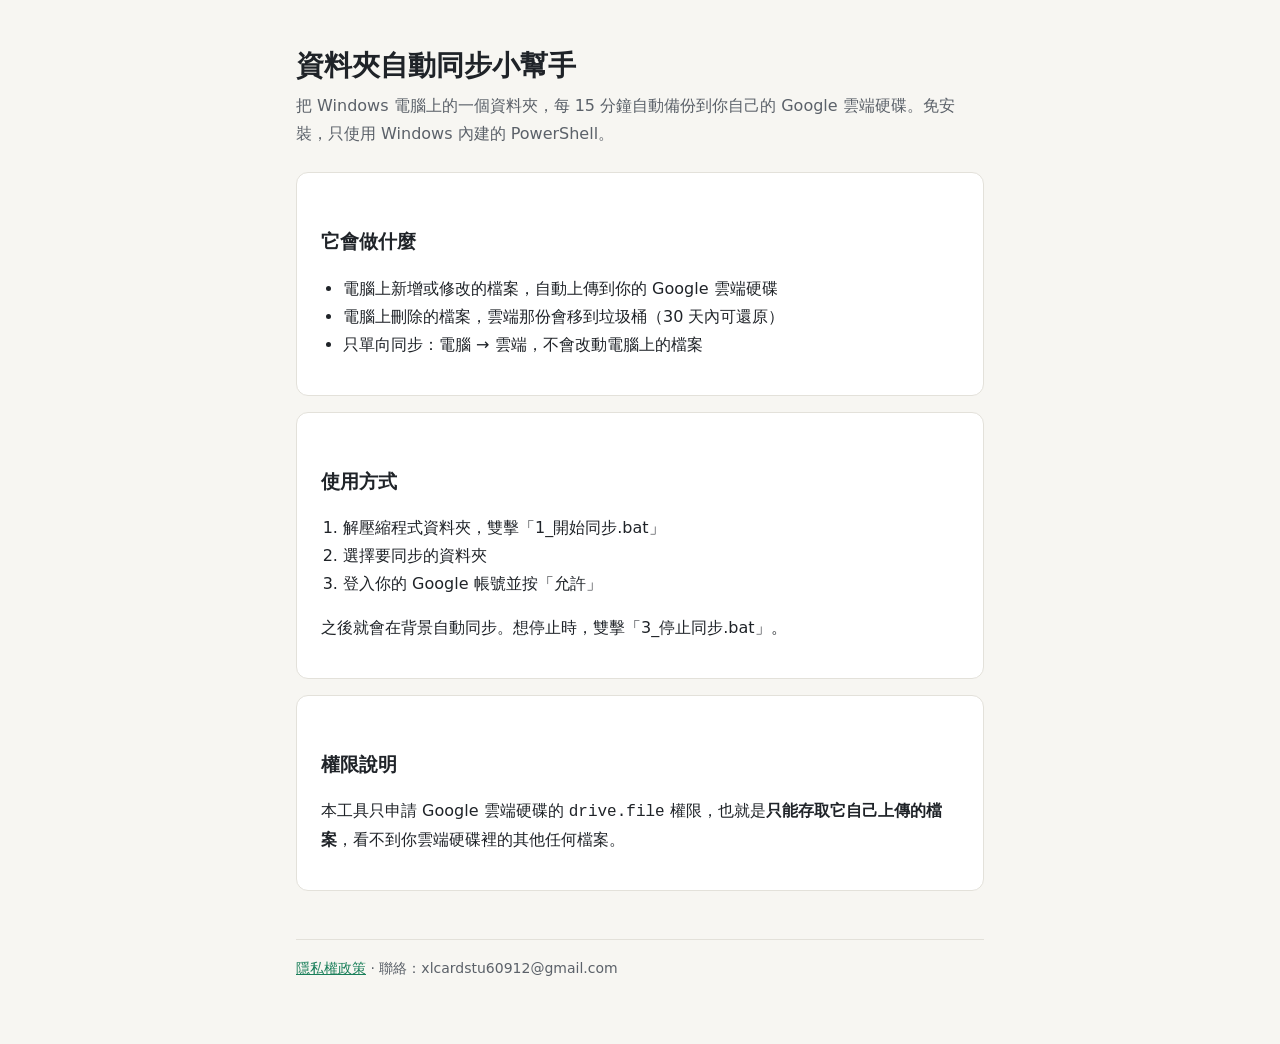
<file: index.html>
<!doctype html>
<html lang="zh-Hant"><head><meta charset="utf-8"><meta name="viewport" content="width=device-width,initial-scale=1">
<title>資料夾自動同步小幫手</title><link rel="stylesheet" href="style.css"></head>
<body><main>
<h1>資料夾自動同步小幫手</h1>
<p class="lead">把 Windows 電腦上的一個資料夾，每 15 分鐘自動備份到你自己的 Google 雲端硬碟。免安裝，只使用 Windows 內建的 PowerShell。</p>
<div class="card">
<h2>它會做什麼</h2>
<ul>
<li>電腦上新增或修改的檔案，自動上傳到你的 Google 雲端硬碟</li>
<li>電腦上刪除的檔案，雲端那份會移到垃圾桶（30 天內可還原）</li>
<li>只單向同步：電腦 → 雲端，不會改動電腦上的檔案</li>
</ul>
</div>
<div class="card">
<h2>使用方式</h2>
<ol>
<li>解壓縮程式資料夾，雙擊「1_開始同步.bat」</li>
<li>選擇要同步的資料夾</li>
<li>登入你的 Google 帳號並按「允許」</li>
</ol>
<p>之後就會在背景自動同步。想停止時，雙擊「3_停止同步.bat」。</p>
</div>
<div class="card">
<h2>權限說明</h2>
<p>本工具只申請 Google 雲端硬碟的 <code>drive.file</code> 權限，也就是<strong>只能存取它自己上傳的檔案</strong>，看不到你雲端硬碟裡的其他任何檔案。</p>
</div>
<footer><a href="privacy.html">隱私權政策</a> · 聯絡：xlcardstu60912@gmail.com</footer>
</main></body></html>
</file>
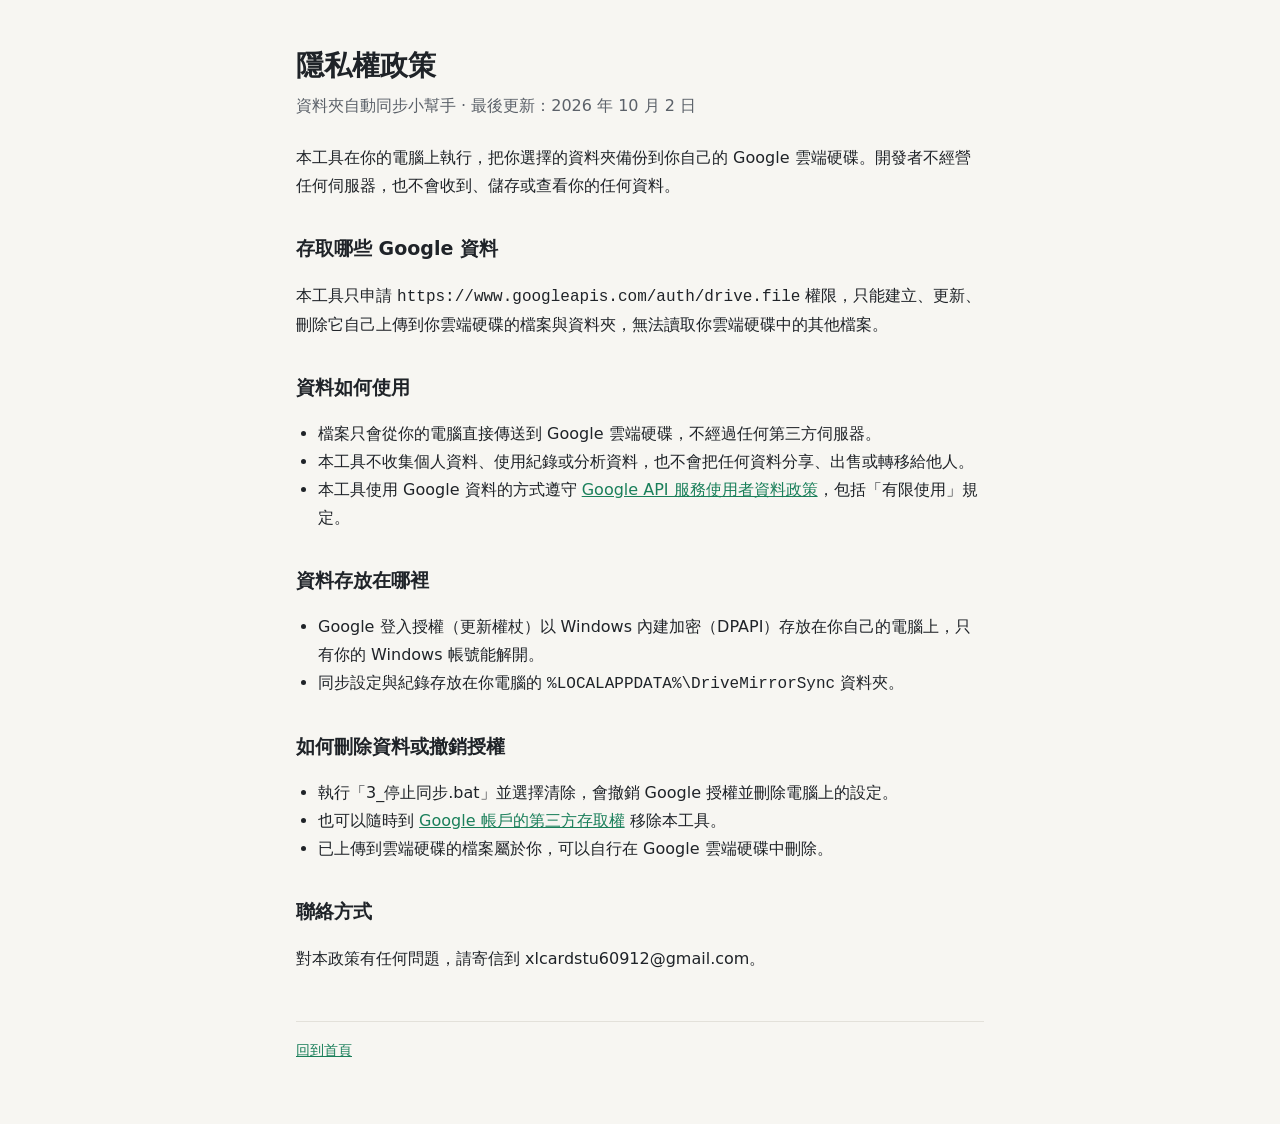
<file: privacy.html>
<!doctype html>
<html lang="zh-Hant"><head><meta charset="utf-8"><meta name="viewport" content="width=device-width,initial-scale=1">
<title>隱私權政策</title><link rel="stylesheet" href="style.css"></head>
<body><main>
<h1>隱私權政策</h1>
<p class="lead">資料夾自動同步小幫手 · 最後更新：2026 年 10 月 2 日</p>
<p>本工具在你的電腦上執行，把你選擇的資料夾備份到你自己的 Google 雲端硬碟。開發者不經營任何伺服器，也不會收到、儲存或查看你的任何資料。</p>
<h2>存取哪些 Google 資料</h2>
<p>本工具只申請 <code>https://www.googleapis.com/auth/drive.file</code> 權限，只能建立、更新、刪除它自己上傳到你雲端硬碟的檔案與資料夾，無法讀取你雲端硬碟中的其他檔案。</p>
<h2>資料如何使用</h2>
<ul>
<li>檔案只會從你的電腦直接傳送到 Google 雲端硬碟，不經過任何第三方伺服器。</li>
<li>本工具不收集個人資料、使用紀錄或分析資料，也不會把任何資料分享、出售或轉移給他人。</li>
<li>本工具使用 Google 資料的方式遵守 <a href="https://developers.google.com/terms/api-services-user-data-policy">Google API 服務使用者資料政策</a>，包括「有限使用」規定。</li>
</ul>
<h2>資料存放在哪裡</h2>
<ul>
<li>Google 登入授權（更新權杖）以 Windows 內建加密（DPAPI）存放在你自己的電腦上，只有你的 Windows 帳號能解開。</li>
<li>同步設定與紀錄存放在你電腦的 <code>%LOCALAPPDATA%\DriveMirrorSync</code> 資料夾。</li>
</ul>
<h2>如何刪除資料或撤銷授權</h2>
<ul>
<li>執行「3_停止同步.bat」並選擇清除，會撤銷 Google 授權並刪除電腦上的設定。</li>
<li>也可以隨時到 <a href="https://myaccount.google.com/permissions">Google 帳戶的第三方存取權</a> 移除本工具。</li>
<li>已上傳到雲端硬碟的檔案屬於你，可以自行在 Google 雲端硬碟中刪除。</li>
</ul>
<h2>聯絡方式</h2>
<p>對本政策有任何問題，請寄信到 xlcardstu60912@gmail.com。</p>
<footer><a href="index.html">回到首頁</a></footer>
</main></body></html>
</file>
<file: style.css>
:root{--bg:#f7f6f2;--fg:#1f2328;--muted:#5b6169;--card:#fff;--line:#e3e1da;--accent:#1a7f5a}
@media (prefers-color-scheme:dark){:root{--bg:#16181b;--fg:#e8e6e1;--muted:#a3a7ad;--card:#1f2226;--line:#2e3237;--accent:#4cc597}}
*{box-sizing:border-box}body{margin:0;background:var(--bg);color:var(--fg);font:16px/1.75 "Noto Sans TC","Microsoft JhengHei",system-ui,sans-serif}
main{max-width:720px;margin:0 auto;padding:48px 16px 64px}
h1{font-size:28px;line-height:1.3;margin:0 0 8px}h2{font-size:19px;margin:32px 0 8px}
.lead{color:var(--muted);margin:0 0 24px}.card{background:var(--card);border:1px solid var(--line);border-radius:12px;padding:20px 24px;margin:16px 0}
a{color:var(--accent)}ol,ul{padding-left:22px}footer{margin-top:48px;color:var(--muted);font-size:14px;border-top:1px solid var(--line);padding-top:16px}
</file>
